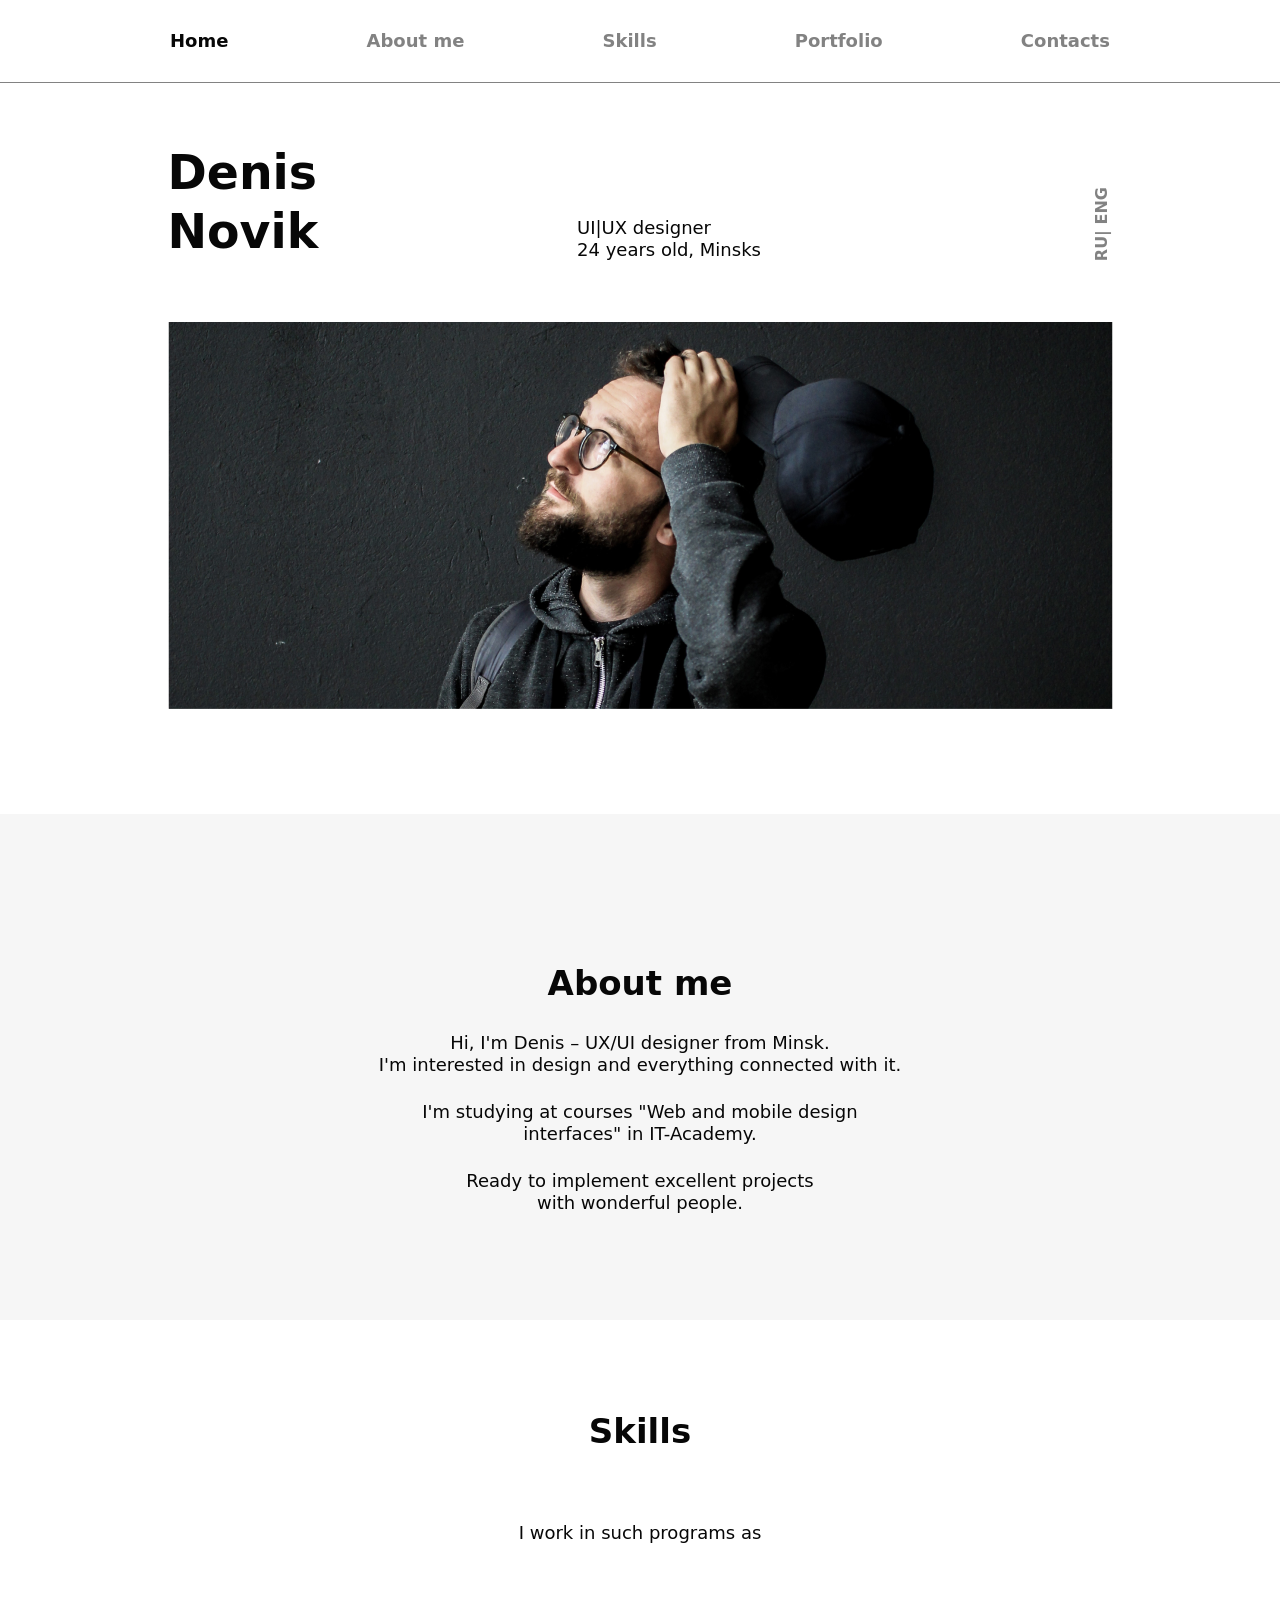
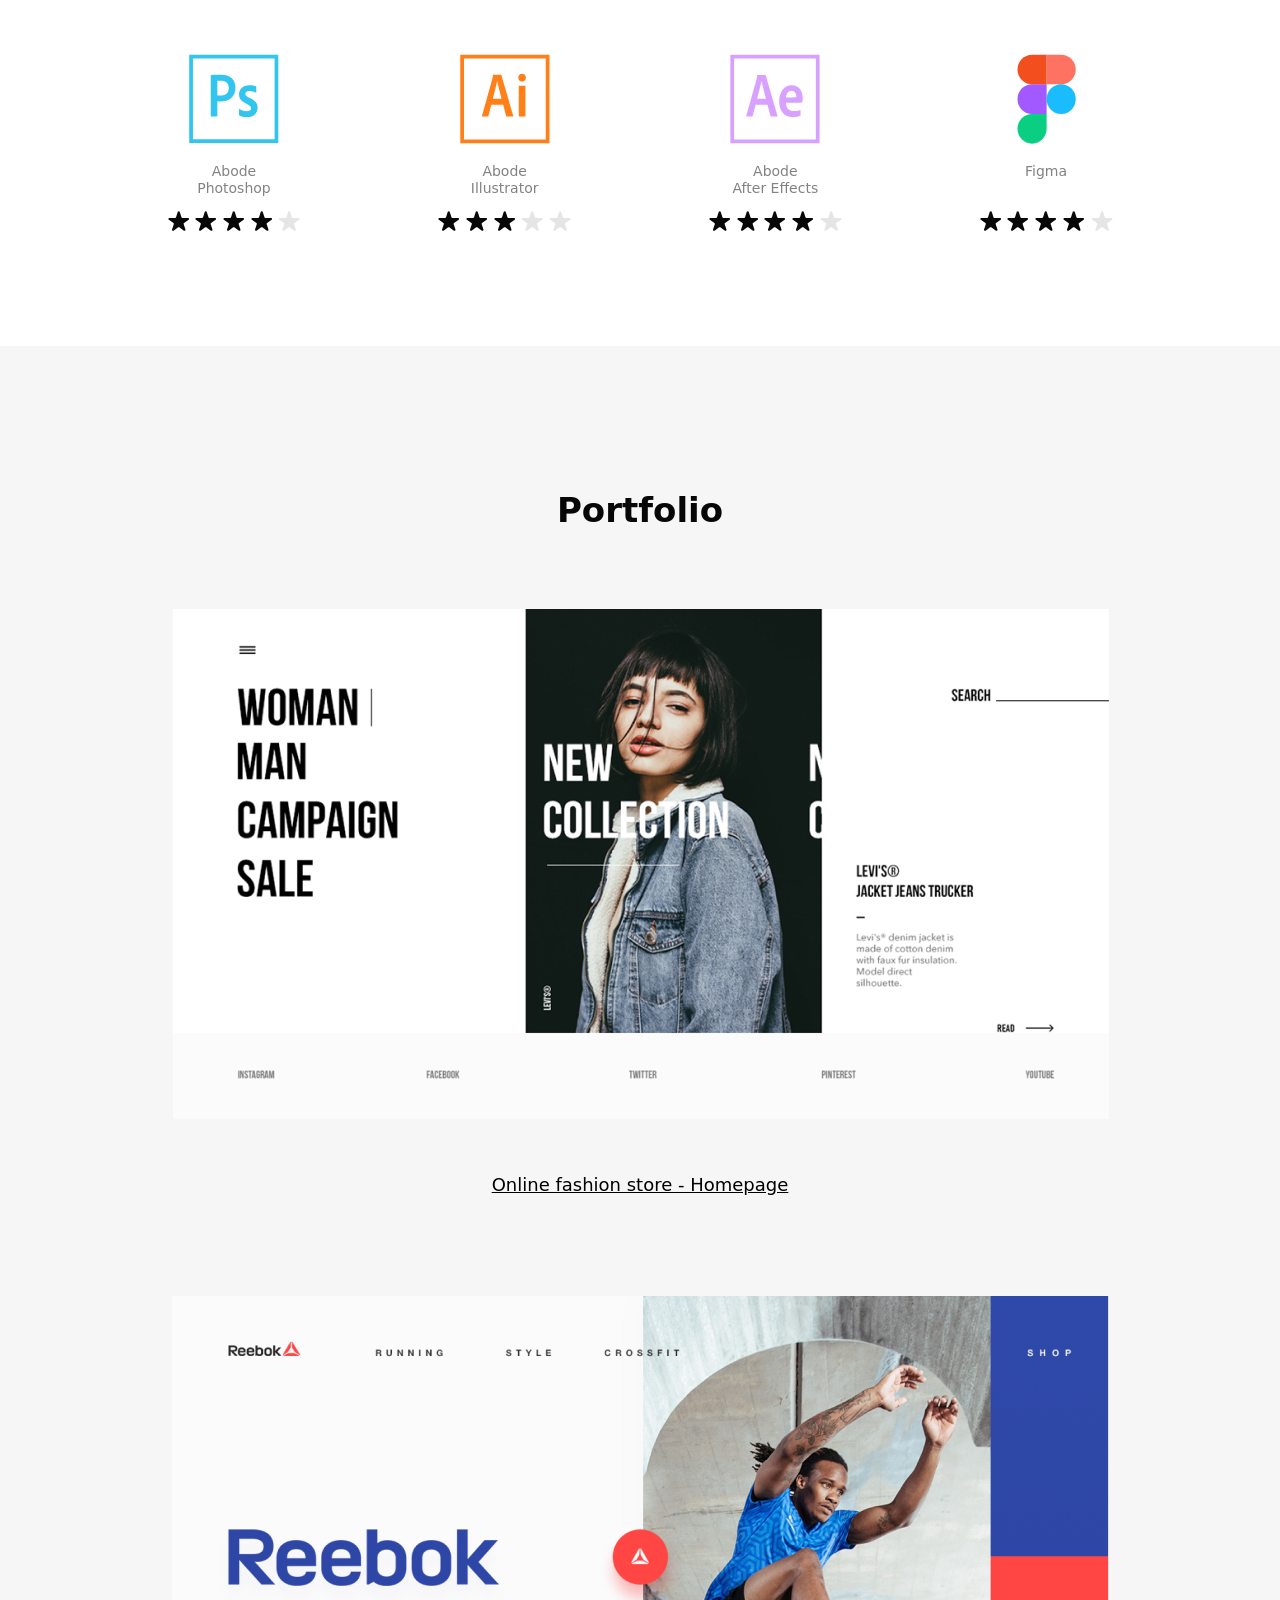
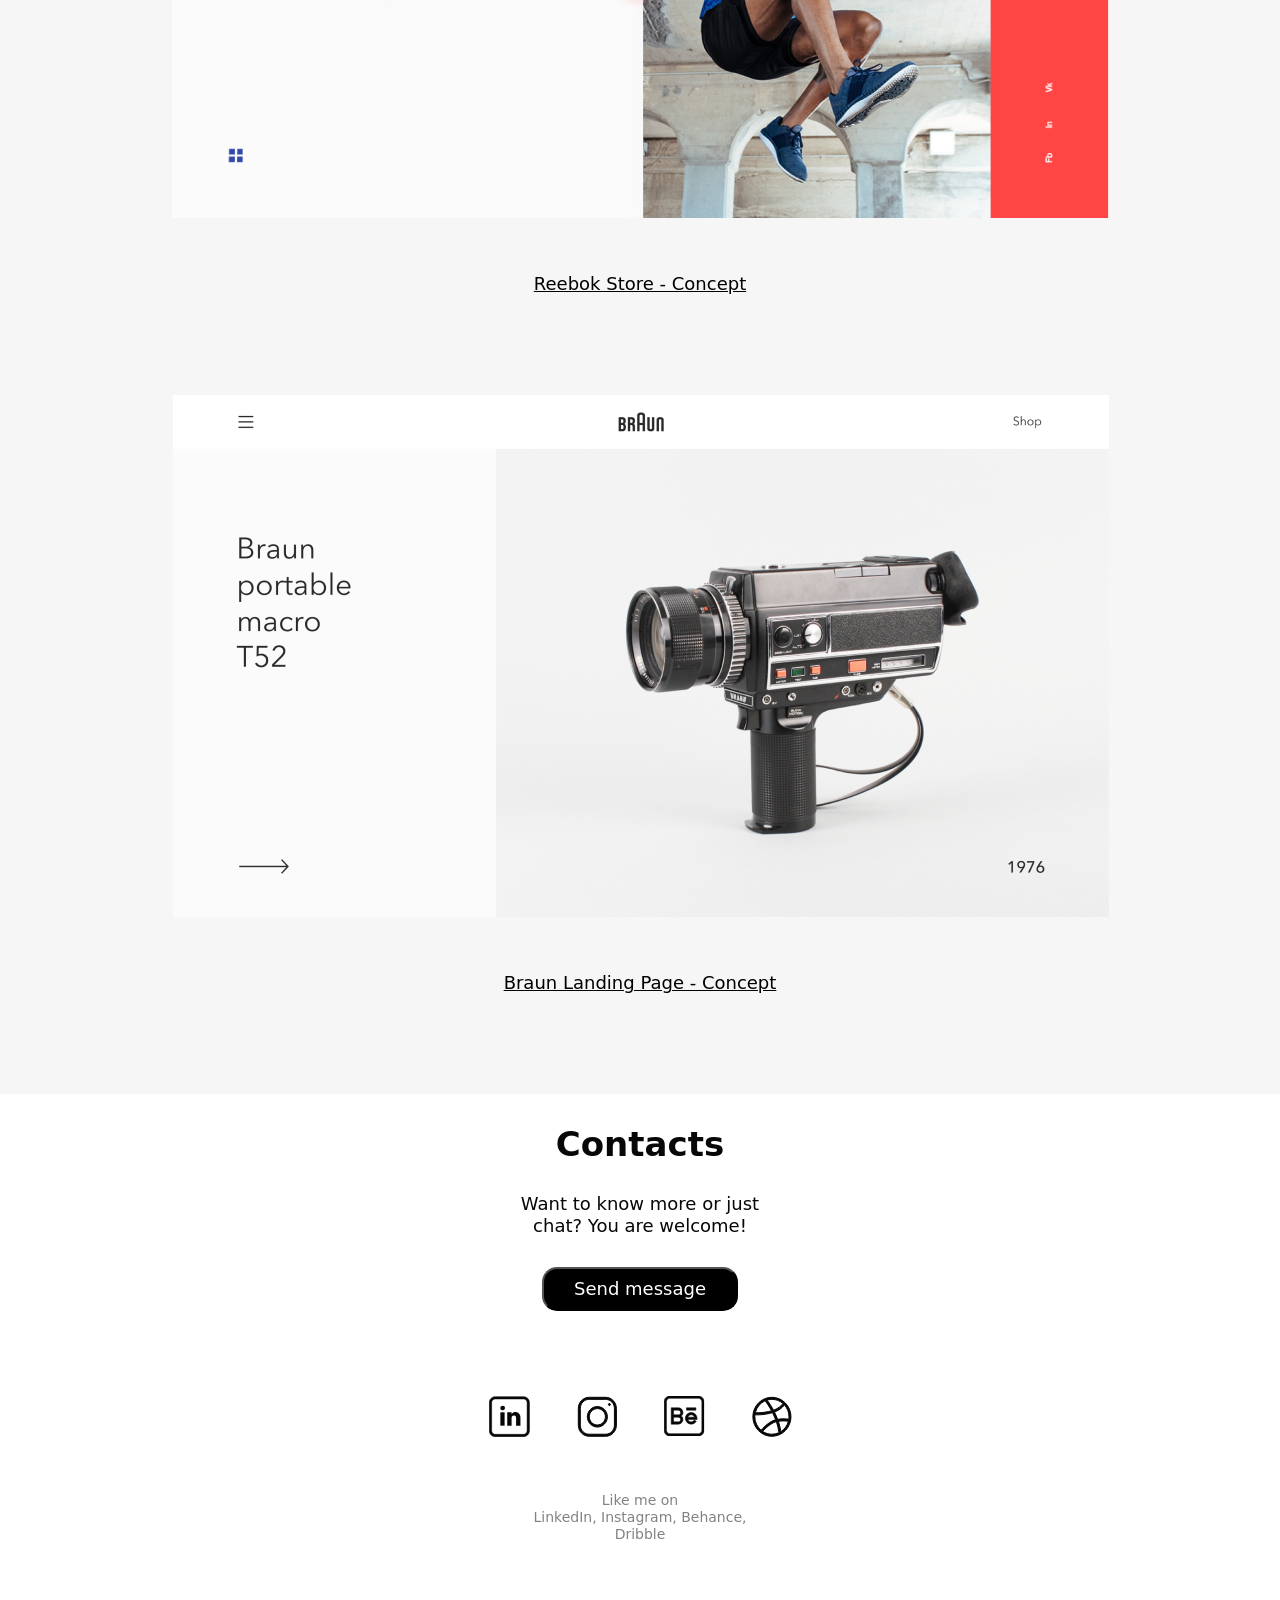
<file: index.html>
<!DOCTYPE html>
<html class="page" lang="en">
<head>
    <meta charset="UTF-8">
    <meta http-equiv="X-UA-Compatible" content="IE=edge">
    <meta name="viewport" content="width=device-width, initial-scale=1.0">
    <title>Hello world</title>
    <link rel="stylesheet" href="css/style.css">
    <link rel="stylesheet" href="css/normalize.css">
    <link href="https://fonts.googleapis.com/css2?family=Roboto:wght@400;700&display=swap" rel="stylesheet">
</head>
<body class="page-body">
    <header class="page-header">
        <section>
            <nav class="page-navigation">
                <div class="nav-container">
                    <ul class="navigation-list">
                        <li class="nav-list-item">Home</li>
                        <li class="nav-list-item"><a href="#">About me</a></li>
                        <li class="nav-list-item"><a href="#">Skills</a></li>
                        <li class="nav-list-item"><a href="#">Portfolio</a></li>
                        <li class="nav-list-item"><a href="#">Contacts</a></li>
                    </ul>
                </div>
            </nav>
        </section>
    </header>
    <main class="page-main">
        <section class="home">
            <div class="text-about">
                <h1>Denis Novik</h1>
                <p class="who-is-this">
                    UI|UX designer <br>
                    24 years old, Minsks
                </p>
                <div class="lang">
                    <a class="ru" href="#">Ru|</a><a class="eng" href="#"> Eng</a>
                </div>
            </div>
            <img src="img/profile photo.png" alt="Denis">
        </section>
        <section class="about">
            <h2>About me</h2>
            <p>Hi, I'm Denis – UX/UI designer from Minsk. <br> I'm interested in design and everything connected with it.</p>
            <p>I'm studying at courses "Web and mobile design <br> interfaces" in IT-Academy. </p>
            <p>Ready to implement excellent projects <br> with wonderful people.</p>
        </section>
        <section class="skills">
            <div class="skills-container">
                <h2>Skills</h2>
                <p>I work in such programs as</p>
                <ul class="skills-list">
                    <li class="list-item Photoshop">
                        <img src="img/PS.svg" alt="PS">
                        <p>Abode <br> Photoshop</p>
                        <div class="stars">
                            <img src="img/Star.svg" alt="star1">
                            <img src="img/Star.svg" alt="star2">
                            <img src="img/Star.svg" alt="star3">
                            <img src="img/Star.svg" alt="star4">
                            <img src="img/Star-grey.svg" alt="star5">
                        </div>
                    </li>
                    <li class="list-item AbodeI">
                        <img src="img/AI.svg" alt="AI">
                        <p>Abode <br> Illustrator</p>
                        <div class="stars">
                            <img src="img/Star.svg" alt="star1">
                            <img src="img/Star.svg" alt="star2">
                            <img src="img/Star.svg" alt="star3">
                            <img src="img/Star-grey.svg" alt="star4">
                            <img src="img/Star-grey.svg" alt="star5">
                        </div>
                    </li>
                    <li class="list-item AbodeE">
                        <img src="img/AE.svg" alt="AE">
                        <p>Abode <br> After Effects</p>
                        <div class="stars">
                            <img src="img/Star.svg" alt="star1">
                            <img src="img/Star.svg" alt="star2">
                            <img src="img/Star.svg" alt="star3">
                            <img src="img/Star.svg" alt="star4">
                            <img src="img/Star-grey.svg" alt="star5">
                        </div>
                    </li>
                    <li class="list-item Figma">
                        <img src="img/Figma.svg" alt="Figma">
                        <p>Figma</p>
                        <div class="stars">
                            <img src="img/Star.svg" alt="star1">
                            <img src="img/Star.svg" alt="star2">
                            <img src="img/Star.svg" alt="star3">
                            <img src="img/Star.svg" alt="star4">
                            <img src="img/Star-grey.svg" alt="star5">
                        </div>
                    </li>
                </ul>
            </div>
        </section>
        <section class="Portfolio">
            <h2>Portfolio</h2>
            <ul class="Portfolio-list">
                <li class="Portfolio-list-item">
                    <img src="img/woman&man.png" alt="M&W">
                    <a href="#">Online fashion store - Homepage</a>
                </li>
                <li class="Portfolio-list-item Reebok">
                    <img src="img/reebok.png" alt="reebok">
                    <a href="#">Reebok Store - Concept</a>
                </li>
                <li class="Portfolio-list-item Braun">
                    <img src="img/braun.png" alt="braun">
                    <a href="#">Braun Landing Page - Concept</a>
                </li>
            </ul>
        </section>
    </main>
    <footer>
        <section class="contacts">
            <h2>Contacts</h2>
            <p>Want to know more or just chat? 
            You are welcome!</p>
            <button type="button" class="button message-button">Send message</button>
        </section>
        <section class="socials">
            <ul class="socials-list">
                <li class="socials-list-item">
                    <a href="#">
                    <img src="img/in.svg" alt="Linkeldiln">
                    </a>
                </li>
                <li class="socials-list-item">
                    <a href="#">
                    <img src="img/insta.svg" alt="insta">
                    </a>
                </li>
                <li class="socials-list-item">
                    <a href="#">
                    <img src="img/Be.svg" alt="Behance">
                    </a>
                </li>
                <li class="socials-list-item">
                    <a href="#">
                    <img src="img/ball.svg" alt="Dribble">
                    </a>
                </li>
            </ul>
            <p>
                Like me on <br> LinkedIn, Instagram, Behance, Dribble
            </p>
        </section>
    </footer>
</body>
</html>
</file>
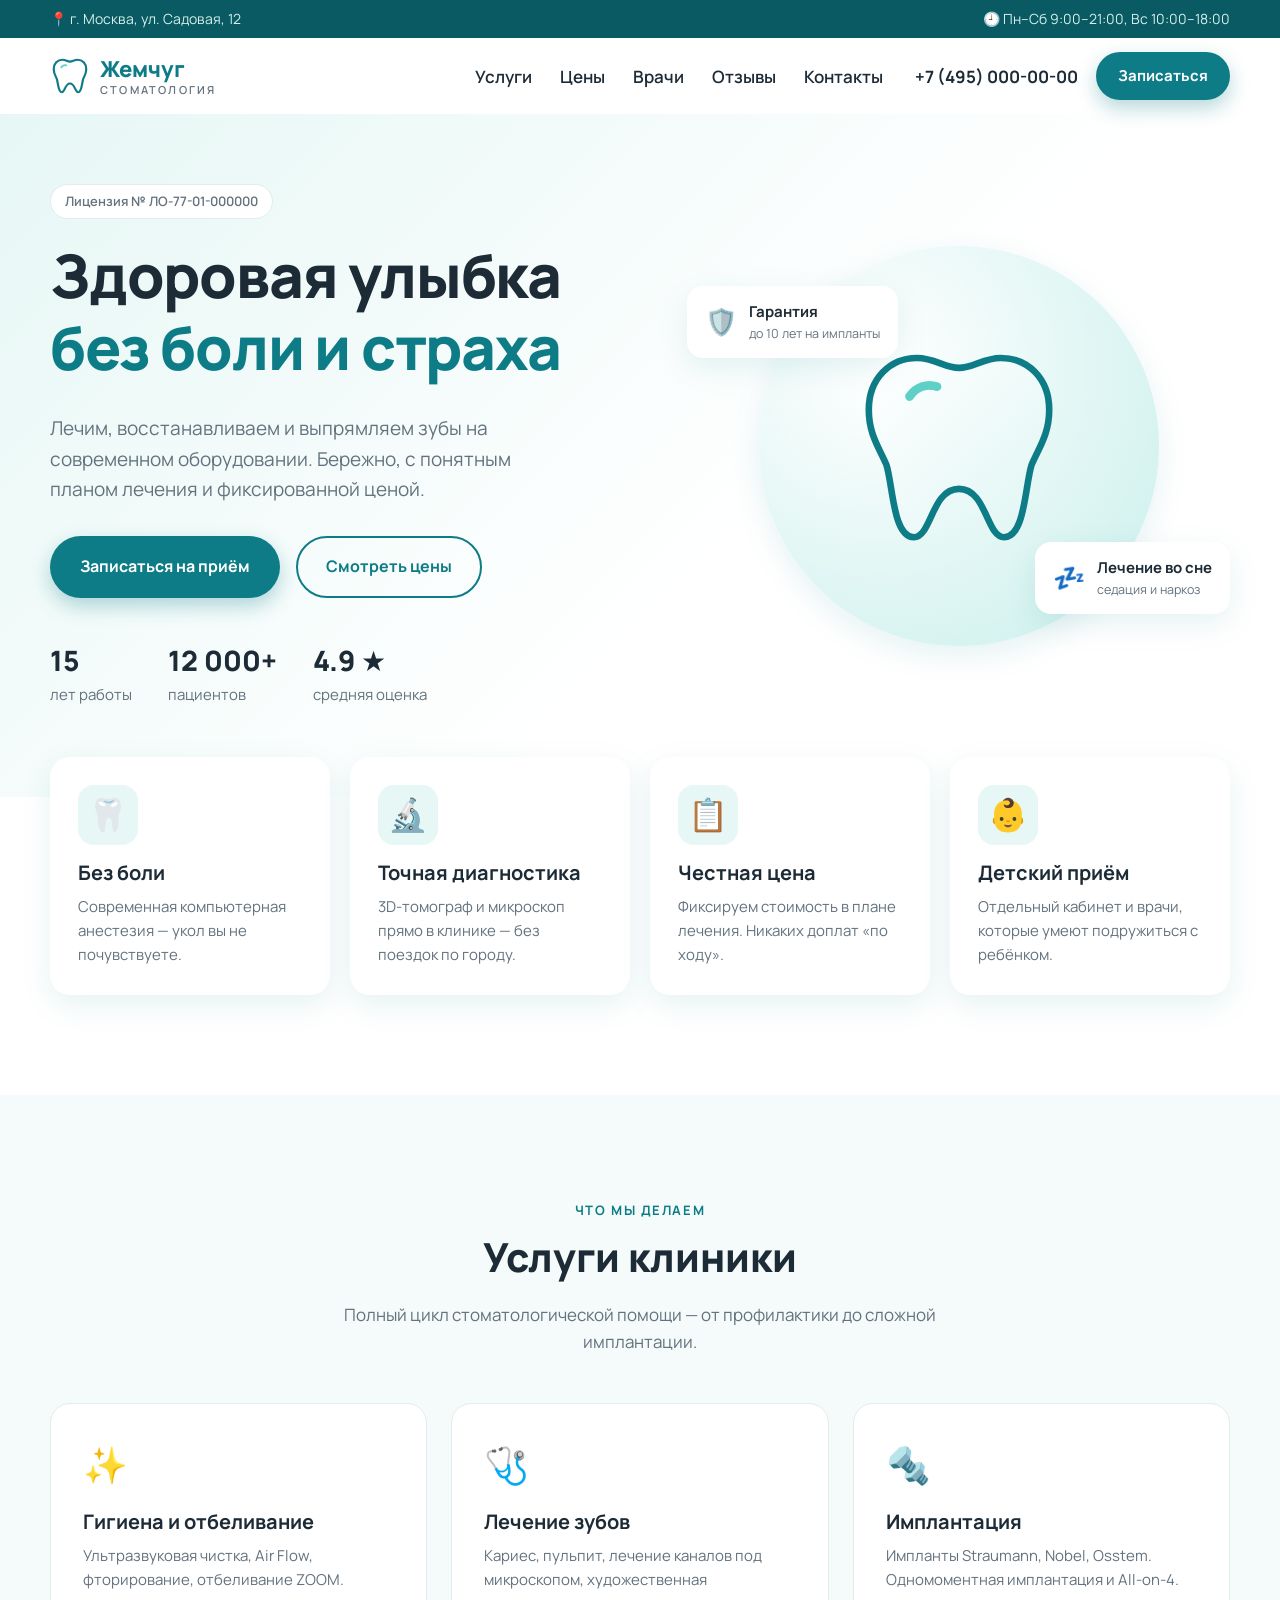
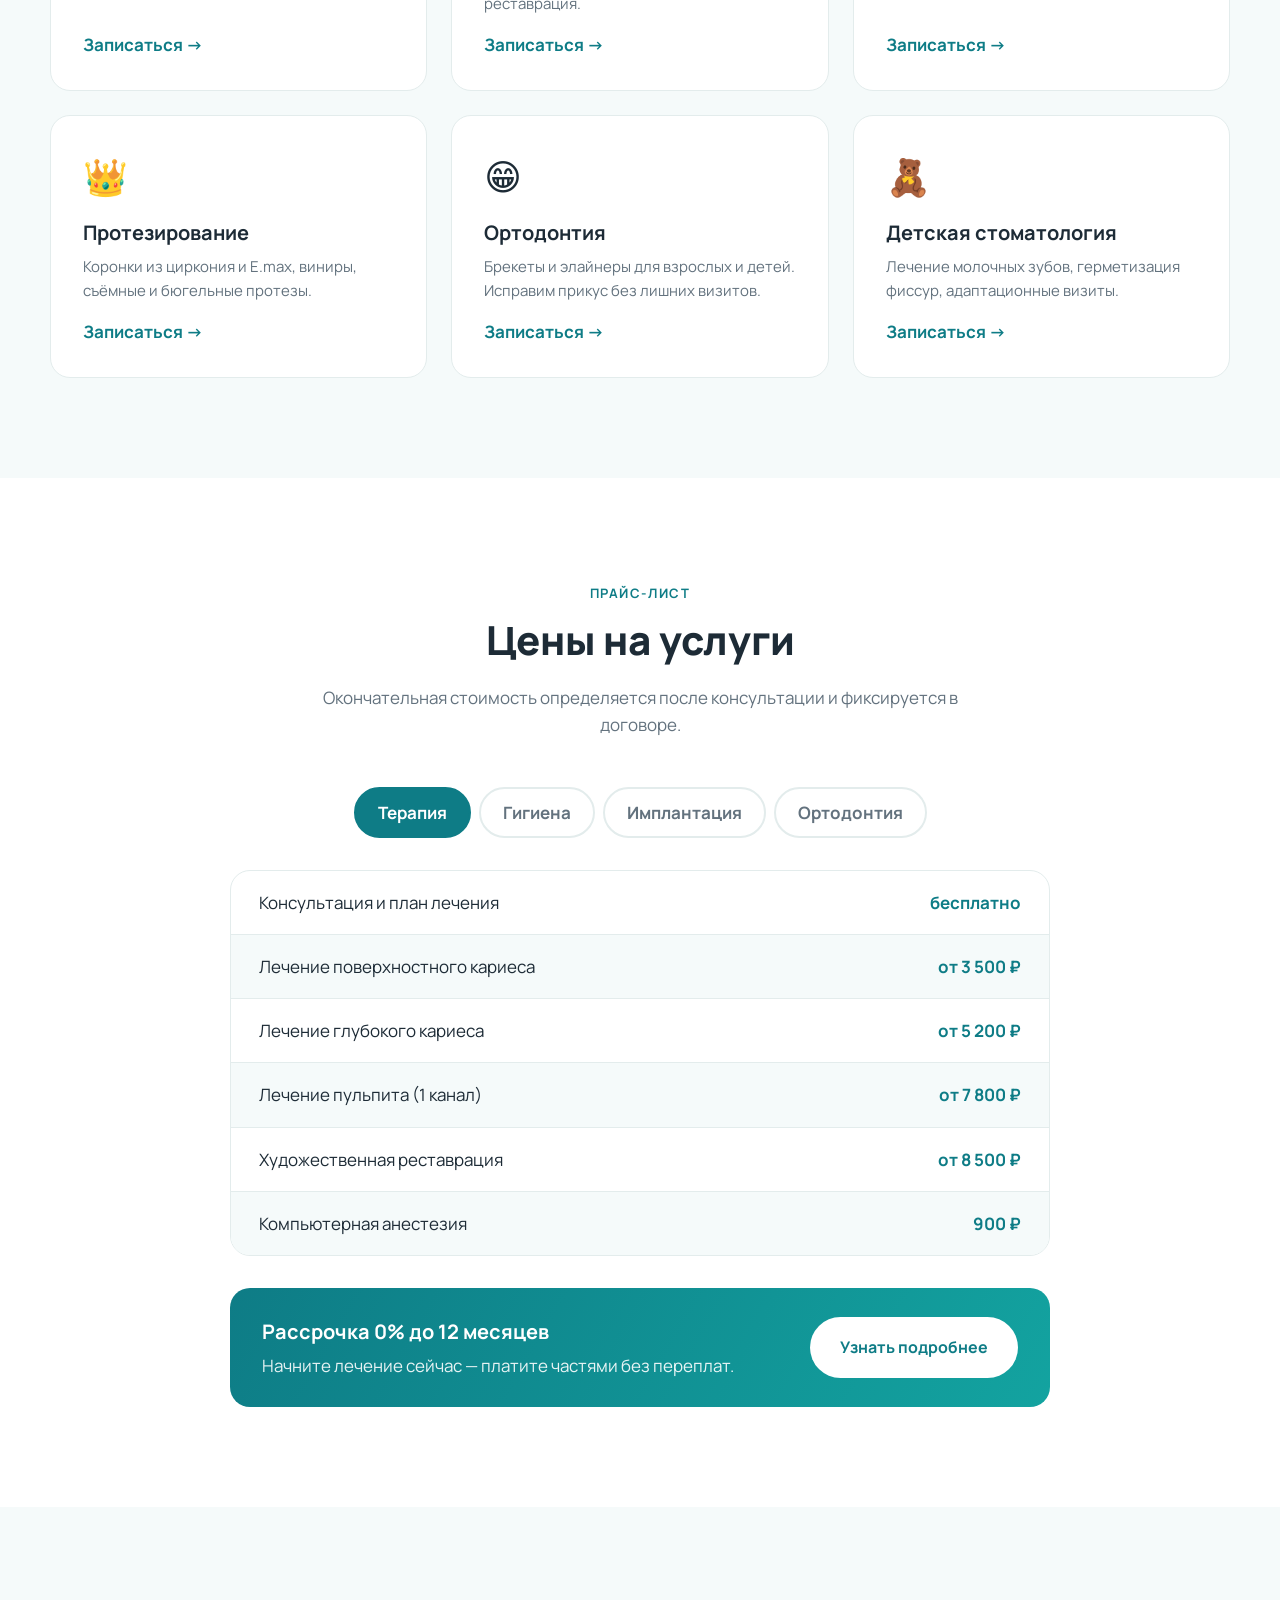
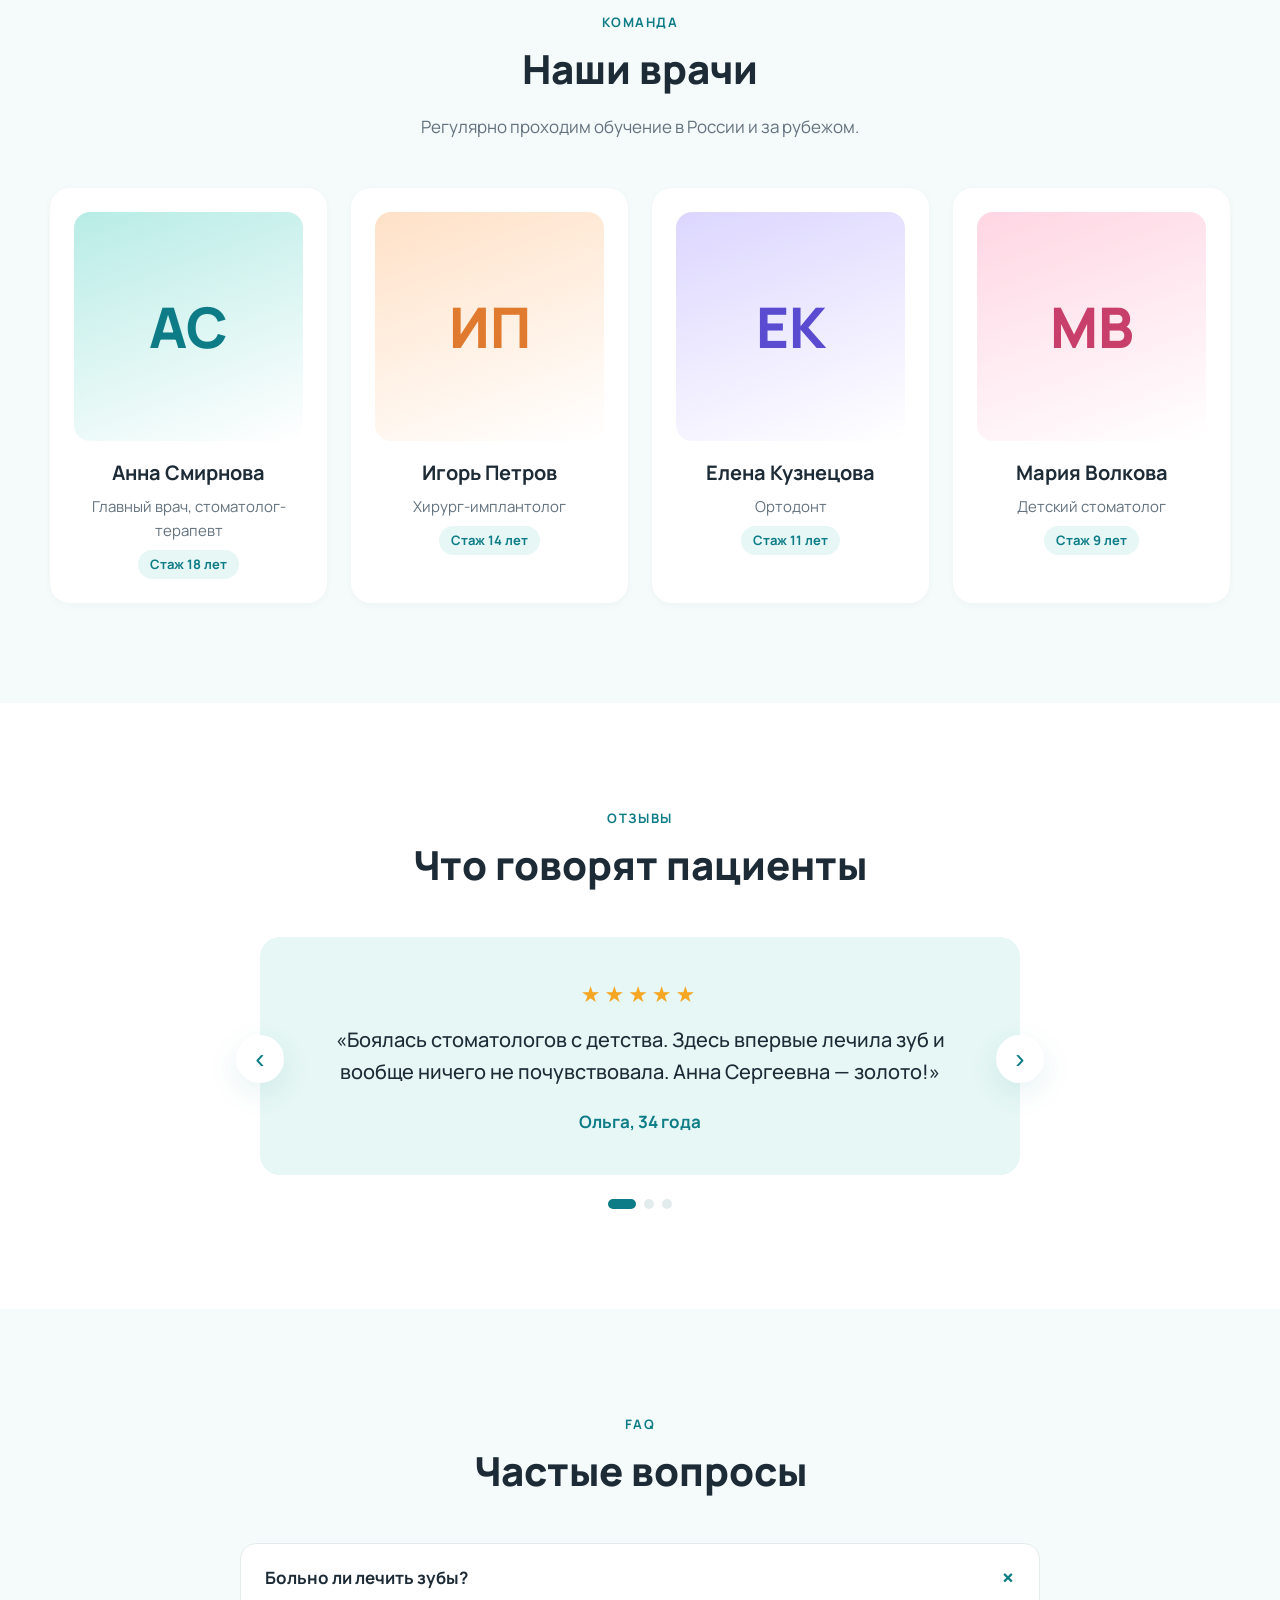
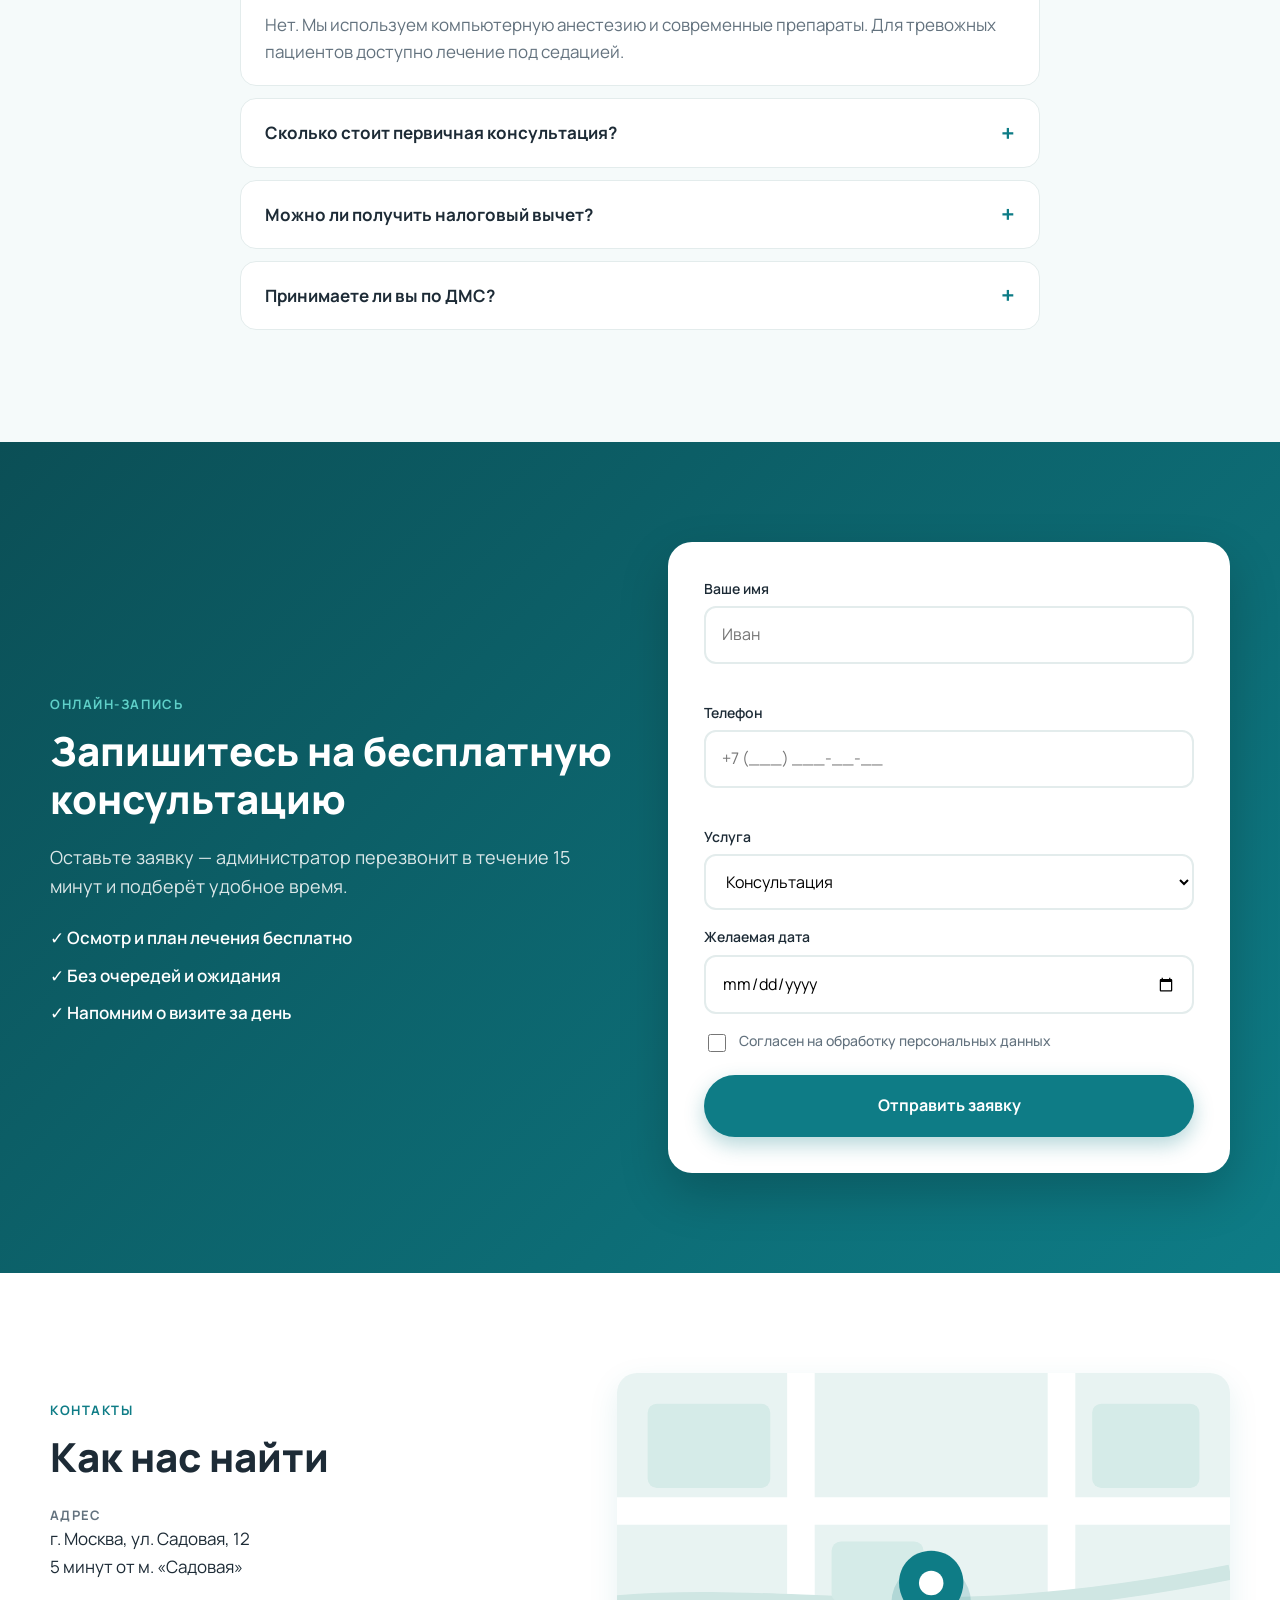
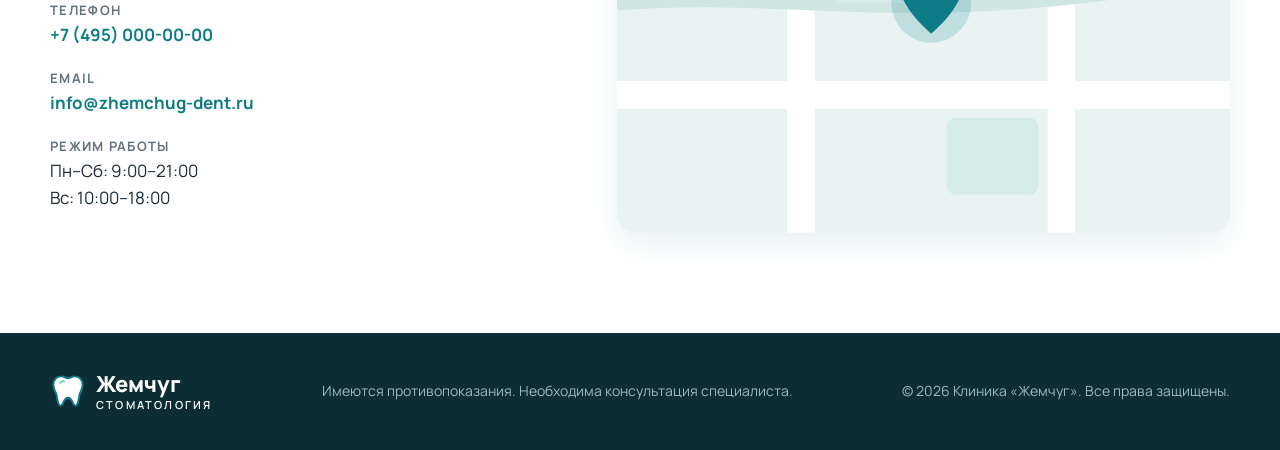
<file: dental/index.html>
<!DOCTYPE html>
<html lang="ru">
<head>
    <meta charset="UTF-8">
    <meta name="viewport" content="width=device-width, initial-scale=1.0">
    <title>Жемчуг — стоматологическая клиника</title>
    <meta name="description" content="Стоматологическая клиника «Жемчуг»: лечение, имплантация, протезирование, ортодонтия и профессиональная гигиена. Запись онлайн.">
    <link rel="icon" href="img/tooth.svg" type="image/svg+xml">
    <link rel="preconnect" href="https://fonts.googleapis.com">
    <link rel="preconnect" href="https://fonts.gstatic.com" crossorigin>
    <link href="https://fonts.googleapis.com/css2?family=Manrope:wght@400;500;600;700;800&display=swap" rel="stylesheet">
    <link rel="stylesheet" href="css/style.css">
</head>
<body>

<!-- ============ HEADER ============ -->
<header class="header" id="top">
    <div class="topbar">
        <div class="container topbar__inner">
            <span>📍 г. Москва, ул. Садовая, 12</span>
            <span>🕘 Пн–Сб 9:00–21:00, Вс 10:00–18:00</span>
        </div>
    </div>
    <div class="container header__inner">
        <a class="logo" href="#top" aria-label="Жемчуг — на главную">
            <img src="img/tooth.svg" alt="" width="40" height="40">
            <span class="logo__text">Жемчуг<small>стоматология</small></span>
        </a>

        <nav class="nav" id="nav" aria-label="Основное меню">
            <a href="#services">Услуги</a>
            <a href="#prices">Цены</a>
            <a href="#doctors">Врачи</a>
            <a href="#reviews">Отзывы</a>
            <a href="#contacts">Контакты</a>
        </nav>

        <div class="header__actions">
            <a class="header__phone" href="tel:+74950000000">+7 (495) 000-00-00</a>
            <a class="btn btn--primary btn--sm" href="#booking">Записаться</a>
        </div>

        <button class="burger" id="burger" aria-label="Открыть меню" aria-expanded="false" aria-controls="nav">
            <span></span><span></span><span></span>
        </button>
    </div>
</header>

<main>

<!-- ============ HERO ============ -->
<section class="hero">
    <div class="container hero__inner">
        <div class="hero__content">
            <span class="badge">Лицензия № ЛО-77-01-000000</span>
            <h1>Здоровая улыбка <span class="accent">без боли и страха</span></h1>
            <p class="hero__lead">Лечим, восстанавливаем и выпрямляем зубы на современном оборудовании. Бережно, с понятным планом лечения и фиксированной ценой.</p>
            <div class="hero__buttons">
                <a class="btn btn--primary" href="#booking">Записаться на приём</a>
                <a class="btn btn--ghost" href="#prices">Смотреть цены</a>
            </div>
            <ul class="hero__stats">
                <li><b>15</b> лет работы</li>
                <li><b>12 000+</b> пациентов</li>
                <li><b>4.9 ★</b> средняя оценка</li>
            </ul>
        </div>

        <div class="hero__visual" aria-hidden="true">
            <div class="hero__circle">
                <svg viewBox="0 0 200 200" class="hero__tooth">
                    <defs>
                        <linearGradient id="g1" x1="0" y1="0" x2="1" y2="1">
                            <stop offset="0" stop-color="#ffffff"/>
                            <stop offset="1" stop-color="#dff6f4"/>
                        </linearGradient>
                    </defs>
                    <path d="M62 20c-25 0-44 19-44 47 0 22 9 34 16 50 6 19 6 66 25 66 16 0 16-44 41-44s25 44 41 44c19 0 19-47 25-66 7-16 16-28 16-50 0-28-19-47-44-47-16 0-25 9-38 9s-22-9-38-9z" fill="url(#g1)" stroke="#0e7c86" stroke-width="6" stroke-linejoin="round"/>
                    <path d="M55 55c6-9 16-12 25-9" stroke="#5fd0c8" stroke-width="8" stroke-linecap="round" fill="none"/>
                </svg>
            </div>
            <div class="float-card float-card--1">
                <span class="float-card__icon">🛡️</span>
                <div><b>Гарантия</b><small>до 10 лет на импланты</small></div>
            </div>
            <div class="float-card float-card--2">
                <span class="float-card__icon">💤</span>
                <div><b>Лечение во сне</b><small>седация и наркоз</small></div>
            </div>
        </div>
    </div>
</section>

<!-- ============ ADVANTAGES ============ -->
<section class="section advantages">
    <div class="container">
        <ul class="adv-grid">
            <li class="adv">
                <div class="adv__icon">🦷</div>
                <h3>Без боли</h3>
                <p>Современная компьютерная анестезия — укол вы не почувствуете.</p>
            </li>
            <li class="adv">
                <div class="adv__icon">🔬</div>
                <h3>Точная диагностика</h3>
                <p>3D-томограф и микроскоп прямо в клинике — без поездок по городу.</p>
            </li>
            <li class="adv">
                <div class="adv__icon">📋</div>
                <h3>Честная цена</h3>
                <p>Фиксируем стоимость в плане лечения. Никаких доплат «по ходу».</p>
            </li>
            <li class="adv">
                <div class="adv__icon">👶</div>
                <h3>Детский приём</h3>
                <p>Отдельный кабинет и врачи, которые умеют подружиться с ребёнком.</p>
            </li>
        </ul>
    </div>
</section>

<!-- ============ SERVICES ============ -->
<section class="section services" id="services">
    <div class="container">
        <div class="section__head">
            <span class="eyebrow">Что мы делаем</span>
            <h2>Услуги клиники</h2>
            <p>Полный цикл стоматологической помощи — от профилактики до сложной имплантации.</p>
        </div>

        <div class="services-grid">
            <article class="service">
                <div class="service__icon">✨</div>
                <h3>Гигиена и отбеливание</h3>
                <p>Ультразвуковая чистка, Air Flow, фторирование, отбеливание ZOOM.</p>
                <a href="#booking" class="service__link">Записаться →</a>
            </article>
            <article class="service">
                <div class="service__icon">🩺</div>
                <h3>Лечение зубов</h3>
                <p>Кариес, пульпит, лечение каналов под микроскопом, художественная реставрация.</p>
                <a href="#booking" class="service__link">Записаться →</a>
            </article>
            <article class="service">
                <div class="service__icon">🔩</div>
                <h3>Имплантация</h3>
                <p>Импланты Straumann, Nobel, Osstem. Одномоментная имплантация и All-on-4.</p>
                <a href="#booking" class="service__link">Записаться →</a>
            </article>
            <article class="service">
                <div class="service__icon">👑</div>
                <h3>Протезирование</h3>
                <p>Коронки из циркония и E.max, виниры, съёмные и бюгельные протезы.</p>
                <a href="#booking" class="service__link">Записаться →</a>
            </article>
            <article class="service">
                <div class="service__icon">😁</div>
                <h3>Ортодонтия</h3>
                <p>Брекеты и элайнеры для взрослых и детей. Исправим прикус без лишних визитов.</p>
                <a href="#booking" class="service__link">Записаться →</a>
            </article>
            <article class="service">
                <div class="service__icon">🧸</div>
                <h3>Детская стоматология</h3>
                <p>Лечение молочных зубов, герметизация фиссур, адаптационные визиты.</p>
                <a href="#booking" class="service__link">Записаться →</a>
            </article>
        </div>
    </div>
</section>

<!-- ============ PRICES ============ -->
<section class="section prices" id="prices">
    <div class="container">
        <div class="section__head">
            <span class="eyebrow">Прайс-лист</span>
            <h2>Цены на услуги</h2>
            <p>Окончательная стоимость определяется после консультации и фиксируется в договоре.</p>
        </div>

        <div class="tabs" role="tablist" aria-label="Категории цен">
            <button class="tab is-active" role="tab" aria-selected="true" data-tab="therapy">Терапия</button>
            <button class="tab" role="tab" aria-selected="false" data-tab="hygiene">Гигиена</button>
            <button class="tab" role="tab" aria-selected="false" data-tab="implant">Имплантация</button>
            <button class="tab" role="tab" aria-selected="false" data-tab="ortho">Ортодонтия</button>
        </div>

        <div class="price-panel is-active" data-panel="therapy" role="tabpanel">
            <ul class="price-list">
                <li><span>Консультация и план лечения</span><b>бесплатно</b></li>
                <li><span>Лечение поверхностного кариеса</span><b>от 3 500 ₽</b></li>
                <li><span>Лечение глубокого кариеса</span><b>от 5 200 ₽</b></li>
                <li><span>Лечение пульпита (1 канал)</span><b>от 7 800 ₽</b></li>
                <li><span>Художественная реставрация</span><b>от 8 500 ₽</b></li>
                <li><span>Компьютерная анестезия</span><b>900 ₽</b></li>
            </ul>
        </div>
        <div class="price-panel" data-panel="hygiene" role="tabpanel" hidden>
            <ul class="price-list">
                <li><span>Профессиональная гигиена (комплекс)</span><b>6 500 ₽</b></li>
                <li><span>Air Flow</span><b>3 200 ₽</b></li>
                <li><span>Фторирование</span><b>1 500 ₽</b></li>
                <li><span>Отбеливание ZOOM 4</span><b>24 000 ₽</b></li>
                <li><span>Домашнее отбеливание (капы + гель)</span><b>15 000 ₽</b></li>
            </ul>
        </div>
        <div class="price-panel" data-panel="implant" role="tabpanel" hidden>
            <ul class="price-list">
                <li><span>Имплант Osstem (Корея)</span><b>от 32 000 ₽</b></li>
                <li><span>Имплант Straumann (Швейцария)</span><b>от 58 000 ₽</b></li>
                <li><span>Синус-лифтинг</span><b>от 35 000 ₽</b></li>
                <li><span>All-on-4 под ключ</span><b>от 290 000 ₽</b></li>
                <li><span>Коронка из циркония</span><b>от 26 000 ₽</b></li>
            </ul>
        </div>
        <div class="price-panel" data-panel="ortho" role="tabpanel" hidden>
            <ul class="price-list">
                <li><span>Консультация ортодонта + 3D-модель</span><b>2 500 ₽</b></li>
                <li><span>Металлические брекеты (1 челюсть)</span><b>от 45 000 ₽</b></li>
                <li><span>Керамические брекеты (1 челюсть)</span><b>от 65 000 ₽</b></li>
                <li><span>Элайнеры (полный курс)</span><b>от 180 000 ₽</b></li>
                <li><span>Ретейнер</span><b>от 8 000 ₽</b></li>
            </ul>
        </div>

        <div class="promo">
            <div>
                <b>Рассрочка 0% до 12 месяцев</b>
                <p>Начните лечение сейчас — платите частями без переплат.</p>
            </div>
            <a href="#booking" class="btn btn--light">Узнать подробнее</a>
        </div>
    </div>
</section>

<!-- ============ DOCTORS ============ -->
<section class="section doctors" id="doctors">
    <div class="container">
        <div class="section__head">
            <span class="eyebrow">Команда</span>
            <h2>Наши врачи</h2>
            <p>Регулярно проходим обучение в России и за рубежом.</p>
        </div>

        <div class="doctors-grid">
            <article class="doctor">
                <div class="doctor__photo" style="--c1:#b8ece6;--c2:#0e7c86">АС</div>
                <h3>Анна Смирнова</h3>
                <p class="doctor__role">Главный врач, стоматолог-терапевт</p>
                <p class="doctor__exp">Стаж 18 лет</p>
            </article>
            <article class="doctor">
                <div class="doctor__photo" style="--c1:#ffe1c7;--c2:#e07a2e">ИП</div>
                <h3>Игорь Петров</h3>
                <p class="doctor__role">Хирург-имплантолог</p>
                <p class="doctor__exp">Стаж 14 лет</p>
            </article>
            <article class="doctor">
                <div class="doctor__photo" style="--c1:#dcd6ff;--c2:#5b4bd1">ЕК</div>
                <h3>Елена Кузнецова</h3>
                <p class="doctor__role">Ортодонт</p>
                <p class="doctor__exp">Стаж 11 лет</p>
            </article>
            <article class="doctor">
                <div class="doctor__photo" style="--c1:#ffd6e3;--c2:#c93f6b">МВ</div>
                <h3>Мария Волкова</h3>
                <p class="doctor__role">Детский стоматолог</p>
                <p class="doctor__exp">Стаж 9 лет</p>
            </article>
        </div>
    </div>
</section>

<!-- ============ REVIEWS ============ -->
<section class="section reviews" id="reviews">
    <div class="container">
        <div class="section__head">
            <span class="eyebrow">Отзывы</span>
            <h2>Что говорят пациенты</h2>
        </div>

        <div class="slider">
            <button class="slider__btn slider__btn--prev" aria-label="Предыдущий отзыв">‹</button>
            <div class="slider__track" id="sliderTrack">
                <blockquote class="review is-active">
                    <div class="review__stars">★★★★★</div>
                    <p>«Боялась стоматологов с детства. Здесь впервые лечила зуб и вообще ничего не почувствовала. Анна Сергеевна — золото!»</p>
                    <cite>Ольга, 34 года</cite>
                </blockquote>
                <blockquote class="review">
                    <div class="review__stars">★★★★★</div>
                    <p>«Поставили два импланта, всё прошло быстро и аккуратно. Цена в итоге совпала с планом до рубля.»</p>
                    <cite>Сергей, 52 года</cite>
                </blockquote>
                <blockquote class="review">
                    <div class="review__stars">★★★★★</div>
                    <p>«Сын теперь сам просится к Марии Викторовне. Лучший показатель для детского врача.»</p>
                    <cite>Наталья, мама Миши (6 лет)</cite>
                </blockquote>
            </div>
            <button class="slider__btn slider__btn--next" aria-label="Следующий отзыв">›</button>
            <div class="slider__dots" id="sliderDots"></div>
        </div>
    </div>
</section>

<!-- ============ FAQ ============ -->
<section class="section faq">
    <div class="container container--narrow">
        <div class="section__head">
            <span class="eyebrow">FAQ</span>
            <h2>Частые вопросы</h2>
        </div>
        <details class="faq__item" open>
            <summary>Больно ли лечить зубы?</summary>
            <p>Нет. Мы используем компьютерную анестезию и современные препараты. Для тревожных пациентов доступно лечение под седацией.</p>
        </details>
        <details class="faq__item">
            <summary>Сколько стоит первичная консультация?</summary>
            <p>Консультация терапевта с составлением плана лечения — бесплатно. Консультация ортодонта с 3D-моделированием — 2 500 ₽.</p>
        </details>
        <details class="faq__item">
            <summary>Можно ли получить налоговый вычет?</summary>
            <p>Да. Мы подготовим справку для налоговой и копию лицензии — вы сможете вернуть 13% стоимости лечения.</p>
        </details>
        <details class="faq__item">
            <summary>Принимаете ли вы по ДМС?</summary>
            <p>Да, мы работаем с основными страховыми компаниями. Уточните наличие вашей компании у администратора.</p>
        </details>
    </div>
</section>

<!-- ============ BOOKING ============ -->
<section class="section booking" id="booking">
    <div class="container booking__inner">
        <div class="booking__text">
            <span class="eyebrow eyebrow--light">Онлайн-запись</span>
            <h2>Запишитесь на бесплатную консультацию</h2>
            <p>Оставьте заявку — администратор перезвонит в течение 15 минут и подберёт удобное время.</p>
            <ul class="booking__perks">
                <li>✓ Осмотр и план лечения бесплатно</li>
                <li>✓ Без очередей и ожидания</li>
                <li>✓ Напомним о визите за день</li>
            </ul>
        </div>

        <form class="form" id="bookingForm" novalidate>
            <div class="form__row">
                <label for="name">Ваше имя</label>
                <input id="name" name="name" type="text" placeholder="Иван" autocomplete="name" required>
                <span class="form__error"></span>
            </div>
            <div class="form__row">
                <label for="phone">Телефон</label>
                <input id="phone" name="phone" type="tel" placeholder="+7 (___) ___-__-__" autocomplete="tel" required>
                <span class="form__error"></span>
            </div>
            <div class="form__row">
                <label for="service">Услуга</label>
                <select id="service" name="service">
                    <option>Консультация</option>
                    <option>Лечение зубов</option>
                    <option>Гигиена и отбеливание</option>
                    <option>Имплантация</option>
                    <option>Протезирование</option>
                    <option>Ортодонтия</option>
                    <option>Детская стоматология</option>
                </select>
            </div>
            <div class="form__row">
                <label for="date">Желаемая дата</label>
                <input id="date" name="date" type="date">
            </div>
            <label class="form__check">
                <input type="checkbox" id="agree" required>
                <span>Согласен на обработку персональных данных</span>
            </label>
            <button class="btn btn--primary btn--block" type="submit">Отправить заявку</button>
            <p class="form__success" id="formSuccess" hidden>Спасибо! Мы перезвоним вам в ближайшее время.</p>
        </form>
    </div>
</section>

<!-- ============ CONTACTS ============ -->
<section class="section contacts" id="contacts">
    <div class="container contacts__inner">
        <div class="contacts__info">
            <span class="eyebrow">Контакты</span>
            <h2>Как нас найти</h2>
            <ul class="contacts__list">
                <li><span>Адрес</span>г. Москва, ул. Садовая, 12<br>5 минут от м. «Садовая»</li>
                <li><span>Телефон</span><a href="tel:+74950000000">+7 (495) 000-00-00</a></li>
                <li><span>Email</span><a href="mailto:info@zhemchug-dent.ru">info@zhemchug-dent.ru</a></li>
                <li><span>Режим работы</span>Пн–Сб: 9:00–21:00<br>Вс: 10:00–18:00</li>
            </ul>
        </div>
        <div class="contacts__map" aria-label="Схема проезда">
            <svg viewBox="0 0 400 300" preserveAspectRatio="xMidYMid slice">
                <rect width="400" height="300" fill="#e8f3f2"/>
                <path d="M0 90 H400 M0 210 H400 M120 0 V300 M290 0 V300" stroke="#fff" stroke-width="18"/>
                <path d="M0 150 C120 140 200 170 400 130" stroke="#cfe6e3" stroke-width="10" fill="none"/>
                <rect x="140" y="110" width="60" height="40" rx="6" fill="#d5ebe8"/>
                <rect x="215" y="225" width="60" height="50" rx="6" fill="#d5ebe8"/>
                <rect x="20" y="20" width="80" height="55" rx="6" fill="#d5ebe8"/>
                <rect x="310" y="20" width="70" height="55" rx="6" fill="#d5ebe8"/>
                <g transform="translate(205 150)">
                    <circle r="26" fill="#0e7c86" opacity=".18"/>
                    <path d="M0-34c-12 0-21 9-21 21 0 16 21 33 21 33s21-17 21-33c0-12-9-21-21-21z" fill="#0e7c86"/>
                    <circle cy="-13" r="8" fill="#fff"/>
                </g>
            </svg>
        </div>
    </div>
</section>

</main>

<!-- ============ FOOTER ============ -->
<footer class="footer">
    <div class="container footer__inner">
        <a class="logo logo--light" href="#top">
            <img src="img/tooth.svg" alt="" width="36" height="36">
            <span class="logo__text">Жемчуг<small>стоматология</small></span>
        </a>
        <p class="footer__note">Имеются противопоказания. Необходима консультация специалиста.</p>
        <p class="footer__copy">© <span id="year">2026</span> Клиника «Жемчуг». Все права защищены.</p>
    </div>
</footer>

<a href="#top" class="to-top" id="toTop" aria-label="Наверх">↑</a>

<script src="js/main.js"></script>
</body>
</html>
</file>
<file: css/style.css>
.page {
    height: 100%;
}

.page-body {
    font-family: system-ui, -apple-system, BlinkMacSystemFont, 'Segoe UI', Roboto, Oxygen, Ubuntu, Cantarell, 'Open Sans', 'Helvetica Neue', sans-serif;    
    font-size: 18px;
    line-height: 22px;
    color: #070707;
    text-align: center;

    min-height: 100%;
    display: grid;
    grid-template-rows: min-content 1fr min-content;
    align-content: start;
}

.page-body h2 {
    font-size: 34px;
    line-height: 42px;
    font-weight: 700;
}

/* Navigation */

.nav-container {
    width: 940px;
    margin: 30px auto;
}

.navigation-list {
    padding: 0;
    list-style: none;
    display: flex;
    justify-content: space-between;
}

.navigation-list {
    font-family: system-ui, -apple-system, BlinkMacSystemFont, 'Segoe UI', Roboto, Oxygen, Ubuntu, Cantarell, 'Open Sans', 'Helvetica Neue', sans-serif;
    font-size: 18px;
    line-height: 22px;
    font-weight: 700;
}

.navigation-list a {
    text-decoration: none;
    color: #828282;
}

.page-navigation {
    border-bottom: 1px solid #828282;
}


/* MAIN */

/* home */

.text-about {
    width: 945px;
    margin: 60px auto;
    padding: 0;
    display: grid;
    grid-template-columns: 130px 1fr auto; /* три колонки, первая 130px, вторая занимает все оставшееся пространство, третья автоматически подстраивается под контент */
    grid-template-rows: auto; /* автоматическая высота для всех строк */
    grid-column-gap: 20px; /* горизонтальный отступ между колонками */
    justify-content: space-between; /* выравнивание колонок по горизонтали */
    align-items: end; /* выравнивание колонок по вертикали */
  }
  
  .home h1 {
    font-size: 47.3392px;
    line-height: 59px;
    margin: 0;
    text-align: left;
    justify-self: start; /* выравнивание элемента в начале колонки */
  }
  
  .lang {
    writing-mode: vertical-rl; /* вертикальное направление текста */
    rotate: 180deg;
    text-align: center; /* выравнивание текста по центру */
    margin: 0;
    justify-self: end; /* выравнивание блока в конце колонки */
  }
  
  .lang a {
    color: #828282;
    font-size: 16px;
    line-height: 20px;
    text-transform: uppercase;
    text-decoration: none;
    font-weight: 700;
  }
  
  .lang a:active:focus {
    color: black;
  }

  .who-is-this {
    align-self: flex-end;
    text-align: left;
    justify-self: center;
    margin: 0;
    margin-right: 50px;
}

.home img {
    order: 1;
    width: 945px;
    margin-bottom: 100px;
    justify-self: center;
}

/* about me */
 
.about {
    background-color: #F6F6F6;
    height: 386px;
    margin: 0 auto;
    padding-top: 120px;
}

.about p {
    margin-top: 25px;
}

/* Skills */

.skills h2 {
    margin-top: 90px;
    margin-bottom: 70px;
}

.skills-list {
    padding: 0;
    margin: 110px auto;
    width: 945px;
    list-style: none;
    display: flex;
    justify-content: space-between;   
}

.skills-list p {
    color: #828282;
    font-size: 14px;
    line-height: 17px;
}

.Figma p {
    margin-bottom: 31px;
}

/* Portfolio */

.Portfolio {
    background-color: #F6F6F6;
    padding-top: 115px;
    padding-bottom: 100px;
}

.Portfolio-list {
    padding: 0;
    width: 945px;
    list-style: none;
    margin: 0 auto;
}

.Portfolio-list-item img {
    margin-top: 50px;
    margin-bottom: 50px;
}

.Portfolio-list-item a {
    color: black;
    font-size: 18px;
    font-weight: 500;
    line-height: 22px;
}

.Reebok img {
    margin-top: 100px;
}

.Braun img {
    margin-top: 100px;
}

/* footer */

.contacts h2 {
    font-size: 34px;
    line-height: 42px;
}

.contacts p {
    width: 275px;
    margin: 0 auto;
    margin-bottom: 30px;
    font-weight: 500;
}

.contacts .button {
    background-color: black;  
    color: white; 
    font-weight: 500;
    font-size: 18px;
    line-height: 22px;
    padding: 9px 30px;
    border-radius: 15px;
    cursor: pointer;
}

.socials-list {
    list-style: none;
    width: 350px;
    margin: 85px auto;
    margin-bottom: 45px;
    padding: 0;
    display: flex;
    justify-content: space-around;
}

.socials p {
    width: 245px;
    margin: 0 auto;
    margin-bottom: 125px;
    margin-top: 50px;
    font-size: 14px;
    line-height: 17px;
    color: #828282;
}
</file>
<file: dental/css/style.css>
/* ===== Base ===== */
:root {
    --primary: #0e7c86;
    --primary-dark: #095a62;
    --mint: #5fd0c8;
    --mint-light: #e6f7f5;
    --text: #1d2b36;
    --muted: #63727e;
    --bg: #ffffff;
    --bg-soft: #f5fafa;
    --border: #e3ecec;
    --radius: 20px;
    --shadow: 0 10px 30px rgba(14, 124, 134, .10);
}

*, *::before, *::after { box-sizing: border-box; }

html { scroll-behavior: smooth; scroll-padding-top: 90px; }

body {
    margin: 0;
    font-family: 'Manrope', system-ui, -apple-system, 'Segoe UI', Roboto, sans-serif;
    font-size: 17px;
    line-height: 1.6;
    color: var(--text);
    background: var(--bg);
    -webkit-font-smoothing: antialiased;
}

img, svg { display: block; max-width: 100%; }
a { color: inherit; }
h1, h2, h3 { line-height: 1.2; margin: 0 0 .5em; }
h2 { font-size: clamp(28px, 4vw, 40px); font-weight: 800; }
h3 { font-size: 20px; font-weight: 700; }
p { margin: 0 0 1em; }

.container { width: min(1180px, 100% - 32px); margin-inline: auto; }
.container--narrow { width: min(800px, 100% - 32px); }

.section { padding: clamp(60px, 9vw, 100px) 0; }
.section__head { text-align: center; max-width: 640px; margin: 0 auto 48px; }
.section__head p { color: var(--muted); }

.eyebrow {
    display: inline-block;
    font-size: 13px;
    font-weight: 700;
    letter-spacing: .12em;
    text-transform: uppercase;
    color: var(--primary);
    margin-bottom: 12px;
}
.eyebrow--light { color: var(--mint); }
.accent { color: var(--primary); }

/* ===== Buttons ===== */
.btn {
    display: inline-flex;
    align-items: center;
    justify-content: center;
    gap: 8px;
    padding: 16px 28px;
    border-radius: 999px;
    border: 2px solid transparent;
    font: inherit;
    font-weight: 700;
    font-size: 16px;
    text-decoration: none;
    cursor: pointer;
    transition: transform .2s, background .2s, box-shadow .2s, color .2s;
}
.btn:hover { transform: translateY(-2px); }
.btn--primary { background: var(--primary); color: #fff; box-shadow: 0 8px 20px rgba(14,124,134,.3); }
.btn--primary:hover { background: var(--primary-dark); }
.btn--ghost { border-color: var(--primary); color: var(--primary); }
.btn--ghost:hover { background: var(--primary); color: #fff; }
.btn--light { background: #fff; color: var(--primary); }
.btn--sm { padding: 10px 20px; font-size: 15px; }
.btn--block { width: 100%; }

/* ===== Header ===== */
.topbar { background: var(--primary-dark); color: #d4efec; font-size: 14px; }
.topbar__inner { display: flex; justify-content: space-between; gap: 16px; padding: 8px 0; flex-wrap: wrap; }

.header { position: sticky; top: 0; z-index: 50; background: rgba(255,255,255,.92); backdrop-filter: blur(10px); transition: box-shadow .3s; }
.header.is-scrolled { box-shadow: 0 4px 20px rgba(0,0,0,.06); }
.header.is-scrolled .topbar { display: none; }
.header__inner { display: flex; align-items: center; gap: 32px; padding: 14px 0; }

.logo { display: flex; align-items: center; gap: 10px; text-decoration: none; }
.logo__text { font-size: 22px; font-weight: 800; color: var(--primary); line-height: 1; display: flex; flex-direction: column; }
.logo__text small { font-size: 11px; font-weight: 600; letter-spacing: .2em; text-transform: uppercase; color: var(--muted); margin-top: 4px; }
.logo--light .logo__text, .logo--light .logo__text small { color: #fff; }

.nav { display: flex; gap: 28px; margin-left: auto; }
.nav a { text-decoration: none; font-weight: 600; color: var(--text); position: relative; }
.nav a::after { content: ''; position: absolute; left: 0; bottom: -4px; width: 0; height: 2px; background: var(--primary); transition: width .25s; }
.nav a:hover::after { width: 100%; }

.header__actions { display: flex; align-items: center; gap: 18px; }
.header__phone { font-weight: 700; text-decoration: none; white-space: nowrap; }

.burger { display: none; background: none; border: 0; padding: 8px; cursor: pointer; margin-left: auto; }
.burger span { display: block; width: 26px; height: 3px; background: var(--text); border-radius: 2px; margin: 5px 0; transition: transform .3s, opacity .3s; }
.burger.is-open span:nth-child(1) { transform: translateY(8px) rotate(45deg); }
.burger.is-open span:nth-child(2) { opacity: 0; }
.burger.is-open span:nth-child(3) { transform: translateY(-8px) rotate(-45deg); }

/* ===== Hero ===== */
.hero { background: linear-gradient(135deg, var(--mint-light) 0%, #fff 60%); overflow: hidden; }
.hero__inner { display: grid; grid-template-columns: 1.1fr 1fr; align-items: center; gap: 40px; padding: 70px 0 90px; }
.hero h1 { font-size: clamp(36px, 5.5vw, 60px); font-weight: 800; letter-spacing: -.02em; }
.hero h1 .accent { display: block; }
.hero__lead { font-size: 19px; color: var(--muted); max-width: 520px; }
.hero__buttons { display: flex; gap: 16px; flex-wrap: wrap; margin: 32px 0 40px; }

.badge { display: inline-block; background: #fff; border: 1px solid var(--border); padding: 6px 14px; border-radius: 999px; font-size: 13px; font-weight: 600; color: var(--muted); margin-bottom: 20px; }

.hero__stats { list-style: none; padding: 0; margin: 0; display: flex; gap: 36px; flex-wrap: wrap; color: var(--muted); font-size: 15px; }
.hero__stats b { display: block; font-size: 28px; color: var(--text); font-weight: 800; }

.hero__visual { position: relative; display: grid; place-items: center; min-height: 420px; }
.hero__circle { width: min(400px, 85%); aspect-ratio: 1; border-radius: 50%; background: radial-gradient(circle at 30% 30%, #fff, #c8efeb); display: grid; place-items: center; box-shadow: var(--shadow); }
.hero__tooth { width: 55%; animation: float 5s ease-in-out infinite; }

.float-card { position: absolute; display: flex; align-items: center; gap: 12px; background: #fff; padding: 14px 18px; border-radius: 16px; box-shadow: var(--shadow); font-size: 15px; }
.float-card b, .float-card small { display: block; }
.float-card small { color: var(--muted); }
.float-card__icon { font-size: 26px; }
.float-card--1 { top: 12%; left: 0; animation: float 6s ease-in-out infinite; }
.float-card--2 { bottom: 10%; right: 0; animation: float 6s ease-in-out 1.5s infinite; }

@keyframes float { 50% { transform: translateY(-12px); } }

/* ===== Advantages ===== */
.advantages { padding-top: 0; margin-top: -40px; position: relative; }
.adv-grid { list-style: none; margin: 0; padding: 0; display: grid; grid-template-columns: repeat(4, 1fr); gap: 20px; }
.adv { background: #fff; border-radius: var(--radius); padding: 28px; box-shadow: var(--shadow); }
.adv__icon { font-size: 32px; width: 60px; height: 60px; display: grid; place-items: center; background: var(--mint-light); border-radius: 16px; margin-bottom: 16px; }
.adv p { color: var(--muted); font-size: 15px; margin: 0; }

/* ===== Services ===== */
.services { background: var(--bg-soft); }
.services-grid { display: grid; grid-template-columns: repeat(3, 1fr); gap: 24px; }
.service { background: #fff; border: 1px solid var(--border); border-radius: var(--radius); padding: 32px; transition: transform .25s, box-shadow .25s, border-color .25s; display: flex; flex-direction: column; }
.service:hover { transform: translateY(-6px); box-shadow: var(--shadow); border-color: transparent; }
.service__icon { font-size: 36px; margin-bottom: 16px; }
.service p { color: var(--muted); font-size: 15px; flex: 1; }
.service__link { color: var(--primary); font-weight: 700; text-decoration: none; }

/* ===== Prices ===== */
.tabs { display: flex; justify-content: center; gap: 8px; flex-wrap: wrap; margin-bottom: 32px; }
.tab { font: inherit; font-weight: 700; border: 2px solid var(--border); background: #fff; color: var(--muted); padding: 10px 22px; border-radius: 999px; cursor: pointer; transition: all .2s; }
.tab:hover { border-color: var(--primary); color: var(--primary); }
.tab.is-active { background: var(--primary); border-color: var(--primary); color: #fff; }

.price-panel { max-width: 820px; margin: 0 auto; }
.price-panel.is-active { animation: fade .35s ease; }
@keyframes fade { from { opacity: 0; transform: translateY(8px); } }

.price-list { list-style: none; margin: 0; padding: 0; border: 1px solid var(--border); border-radius: var(--radius); overflow: hidden; }
.price-list li { display: flex; justify-content: space-between; align-items: center; gap: 16px; padding: 18px 28px; border-bottom: 1px solid var(--border); }
.price-list li:last-child { border-bottom: 0; }
.price-list li:nth-child(even) { background: var(--bg-soft); }
.price-list b { color: var(--primary); white-space: nowrap; }

.promo { max-width: 820px; margin: 32px auto 0; display: flex; justify-content: space-between; align-items: center; gap: 24px; flex-wrap: wrap; padding: 28px 32px; border-radius: var(--radius); background: linear-gradient(120deg, var(--primary), #13a3a0); color: #fff; }
.promo b { font-size: 20px; }
.promo p { margin: 4px 0 0; opacity: .9; }

/* ===== Doctors ===== */
.doctors { background: var(--bg-soft); }
.doctors-grid { display: grid; grid-template-columns: repeat(4, 1fr); gap: 24px; }
.doctor { background: #fff; border-radius: var(--radius); padding: 24px; text-align: center; box-shadow: 0 2px 10px rgba(0,0,0,.03); }
.doctor__photo { aspect-ratio: 1; border-radius: 16px; background: linear-gradient(160deg, var(--c1), #fff); color: var(--c2); display: grid; place-items: center; font-size: 56px; font-weight: 800; margin-bottom: 20px; }
.doctor__role { color: var(--muted); font-size: 15px; margin-bottom: 6px; }
.doctor__exp { display: inline-block; background: var(--mint-light); color: var(--primary); font-weight: 700; font-size: 13px; padding: 4px 12px; border-radius: 999px; margin: 0; }

/* ===== Reviews ===== */
.slider { position: relative; max-width: 760px; margin: 0 auto; text-align: center; }
.slider__track { display: grid; }
.review { grid-area: 1 / 1; margin: 0; padding: 40px 48px; background: var(--mint-light); border-radius: var(--radius); opacity: 0; visibility: hidden; transition: opacity .4s, visibility .4s; }
.review.is-active { opacity: 1; visibility: visible; }
.review__stars { color: #f5a623; font-size: 22px; letter-spacing: 4px; margin-bottom: 12px; }
.review p { font-size: 20px; font-weight: 500; }
.review cite { font-style: normal; font-weight: 700; color: var(--primary); }

.slider__btn { position: absolute; top: 45%; transform: translateY(-50%); width: 48px; height: 48px; border-radius: 50%; border: 0; background: #fff; box-shadow: var(--shadow); font-size: 28px; line-height: 1; color: var(--primary); cursor: pointer; z-index: 2; }
.slider__btn--prev { left: -24px; }
.slider__btn--next { right: -24px; }
.slider__dots { display: flex; justify-content: center; gap: 8px; margin-top: 24px; }
.slider__dots button { width: 10px; height: 10px; border-radius: 999px; border: 0; background: var(--border); cursor: pointer; padding: 0; transition: width .3s, background .3s; }
.slider__dots button.is-active { width: 28px; background: var(--primary); }

/* ===== FAQ ===== */
.faq { background: var(--bg-soft); }
.faq__item { background: #fff; border-radius: 16px; margin-bottom: 12px; border: 1px solid var(--border); }
.faq__item summary { list-style: none; cursor: pointer; padding: 20px 56px 20px 24px; font-weight: 700; position: relative; }
.faq__item summary::-webkit-details-marker { display: none; }
.faq__item summary::after { content: '+'; position: absolute; right: 24px; top: 50%; transform: translateY(-50%); font-size: 24px; color: var(--primary); transition: transform .25s; }
.faq__item[open] summary::after { transform: translateY(-50%) rotate(45deg); }
.faq__item p { padding: 0 24px 20px; margin: 0; color: var(--muted); }

/* ===== Booking ===== */
.booking { background: linear-gradient(135deg, #0b4f56, var(--primary)); color: #fff; }
.booking__inner { display: grid; grid-template-columns: 1fr 1fr; gap: 56px; align-items: center; }
.booking__text p { opacity: .85; font-size: 18px; }
.booking__perks { list-style: none; padding: 0; margin: 24px 0 0; display: grid; gap: 10px; font-weight: 600; }

.form { background: #fff; color: var(--text); border-radius: 24px; padding: 36px; box-shadow: 0 20px 50px rgba(0,0,0,.2); }
.form__row { margin-bottom: 16px; }
.form label { display: block; font-weight: 600; font-size: 14px; margin-bottom: 6px; }
.form input:not([type=checkbox]), .form select { width: 100%; font: inherit; font-size: 16px; padding: 14px 16px; border: 2px solid var(--border); border-radius: 12px; background: #fff; transition: border-color .2s; }
.form input:focus, .form select:focus { outline: none; border-color: var(--primary); }
.form .is-invalid { border-color: #e5484d !important; }
.form__error { display: block; color: #e5484d; font-size: 13px; min-height: 18px; margin-top: 4px; }
.form__check { display: flex !important; gap: 10px; align-items: flex-start; font-weight: 500 !important; color: var(--muted); margin: 4px 0 20px !important; cursor: pointer; }
.form__check input { margin-top: 4px; accent-color: var(--primary); width: 18px; height: 18px; }
.form__check.is-invalid span { color: #e5484d; }
.form__success { margin: 16px 0 0; padding: 14px; border-radius: 12px; background: var(--mint-light); color: var(--primary-dark); font-weight: 700; text-align: center; }

/* ===== Contacts ===== */
.contacts__inner { display: grid; grid-template-columns: 1fr 1.2fr; gap: 56px; align-items: center; }
.contacts__list { list-style: none; padding: 0; margin: 24px 0 0; display: grid; gap: 20px; }
.contacts__list span { display: block; font-size: 13px; text-transform: uppercase; letter-spacing: .1em; color: var(--muted); font-weight: 700; }
.contacts__list a { text-decoration: none; font-weight: 700; color: var(--primary); }
.contacts__map { border-radius: var(--radius); overflow: hidden; box-shadow: var(--shadow); aspect-ratio: 4 / 3; }
.contacts__map svg { width: 100%; height: 100%; }

/* ===== Footer ===== */
.footer { background: #0b2d33; color: #9fb8bb; padding: 40px 0; font-size: 14px; }
.footer__inner { display: flex; justify-content: space-between; align-items: center; gap: 24px; flex-wrap: wrap; }
.footer p { margin: 0; }

.to-top { position: fixed; right: 24px; bottom: 24px; width: 48px; height: 48px; border-radius: 50%; background: var(--primary); color: #fff; display: grid; place-items: center; text-decoration: none; font-size: 22px; box-shadow: var(--shadow); opacity: 0; pointer-events: none; transition: opacity .3s; z-index: 40; }
.to-top.is-visible { opacity: 1; pointer-events: auto; }

/* ===== Reveal animation ===== */
.reveal { opacity: 0; transform: translateY(24px); transition: opacity .6s, transform .6s; }
.reveal.is-visible { opacity: 1; transform: none; }

@media (prefers-reduced-motion: reduce) {
    *, *::before, *::after { animation: none !important; transition: none !important; }
    html { scroll-behavior: auto; }
    .reveal { opacity: 1; transform: none; }
}

/* ===== Responsive ===== */
@media (max-width: 1080px) {
    .header__phone { display: none; }
    .adv-grid, .doctors-grid { grid-template-columns: repeat(2, 1fr); }
    .services-grid { grid-template-columns: repeat(2, 1fr); }
}

@media (max-width: 860px) {
    .burger { display: block; }
    .header__actions { display: none; }
    .nav {
        position: absolute; top: 100%; left: 0; right: 0;
        flex-direction: column; gap: 0; margin: 0;
        background: #fff; box-shadow: 0 10px 20px rgba(0,0,0,.08);
        max-height: 0; overflow: hidden; transition: max-height .35s;
    }
    .nav.is-open { max-height: 400px; }
    .nav a { padding: 16px; border-top: 1px solid var(--border); }
    .nav a::after { display: none; }

    .hero__inner, .booking__inner, .contacts__inner { grid-template-columns: 1fr; }
    .hero__inner { padding: 48px 0 80px; }
    .hero__visual { min-height: 340px; }
    .slider__btn--prev { left: 4px; }
    .slider__btn--next { right: 4px; }
    .review { padding: 32px 56px; }
}

@media (max-width: 560px) {
    body { font-size: 16px; }
    .topbar__inner { justify-content: center; font-size: 12px; }
    .adv-grid, .services-grid, .doctors-grid { grid-template-columns: 1fr; }
    .hero__buttons .btn { flex: 1 1 100%; }
    .float-card { font-size: 13px; padding: 10px 12px; }
    .price-list li { padding: 14px 18px; font-size: 15px; }
    .form { padding: 24px; }
    .review { padding: 28px 24px 64px; }
    .review p { font-size: 17px; }
    .slider__btn { top: auto; bottom: 8px; transform: none; width: 40px; height: 40px; }
    .slider__btn--prev { left: calc(50% - 56px); }
    .slider__btn--next { right: calc(50% - 56px); }
}
</file>
